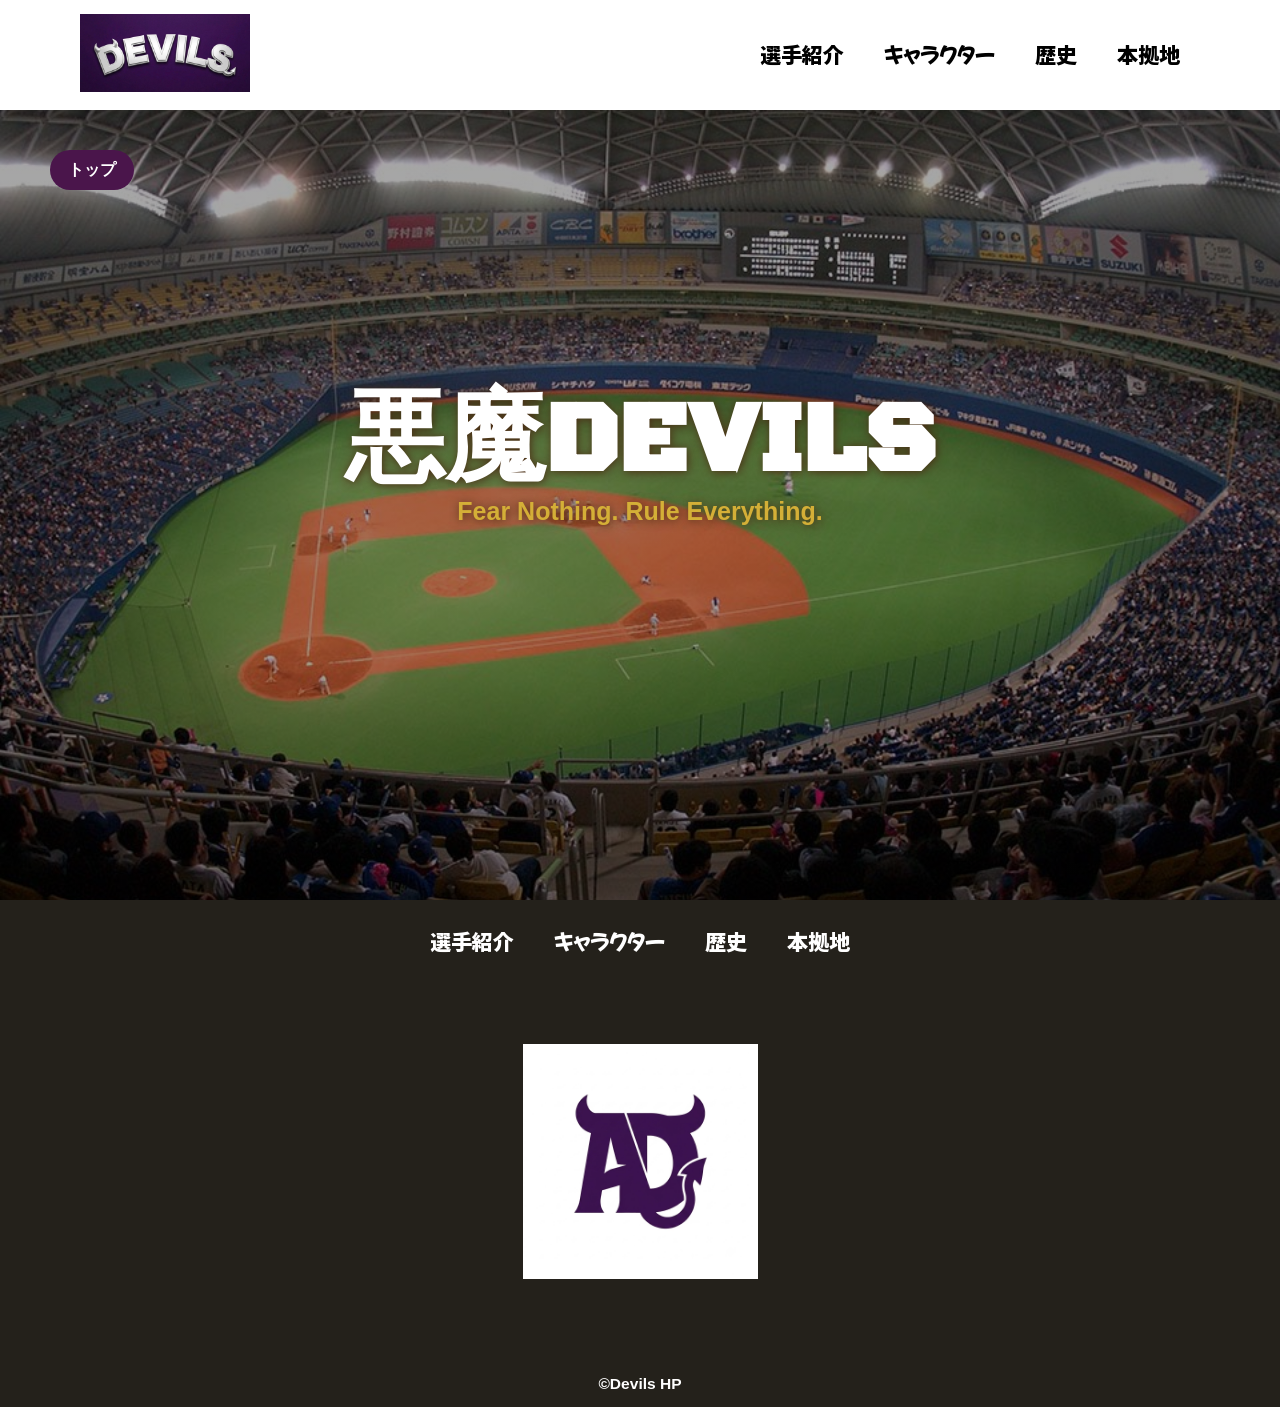
<file: index.html>
<!DOCTYPE html>
<html>
    <head>
        <meta charset="UTF-8">
        <title>デビルズの公式HP</title>
        <meta name="description" content="デビルズ公式HP">
        <meta name="viewport" content="width=device-width">
        <script src="https://ajax.googleapis.com/ajax/libs/jquery/1.11.0/jquery.min.js"></script>
        <script src="js/toggle-menu.js"></script>

    <!-- CSS -->
    <link href="css/common.css" rel="stylesheet">
    <link href="css/index.css" rel="stylesheet">

    <!-- Google Fonts -->
    <link rel="preconnect" href="https://fonts.googleapis.com">
    <link rel="preconnect" href="https://fonts.gstatic.com" crossorigin>
    <link href="https://fonts.googleapis.com/css2?family=Cherry+Bomb+One&family=Black+Ops+One&display=swap" rel="stylesheet">
    <link href="https://fonts.googleapis.com/css2?family=Mochiy+Pop+P+One&display=swap" rel="stylesheet">
    </head>
    <body>
        <header class="header">
            <div class="header-inner">
                <a class="header-logo" href="index.html">
                    <img src="images/common/logo.jpg" alt="ロゴ">
                </a>
                <button class="toggle-menu-button"></button>
                <div class="header-site-menu">
                    <nav class="site-menu">
                        <ul>
                            <li><a href="members.html">選手紹介</a></li>
                            <li><a href="character.html">キャラクター</a></li>
                            <li><a href="record.html">歴史</a></li>
                            <li><a href="access.html">本拠地</a></li>
                        </ul>
                    </nav>
                </div>
            </div>
        </header>
         <nav class="floating">
              <ul>
                <li><a href="#">トップ</a></li>
              </ul>
         </nav>
        <main class="main">
            <div class="first-view">
                <div class="first-view-text">
                    <h1>悪魔DEVILS</h1>
                    <p>Fear Nothing. Rule Everything.</p>

                </div>
            </div>
        </main>
        <footer class="footer">
            <nav class="site-menu">
                <ul>
                    <li><a href="members.html">選手紹介</a></li>
                    <li><a href="character.html">キャラクター</a></li>
                    <li><a href="record.html">歴史</a></li>
                    <li><a href="access.html">本拠地</a></li>
                </ul>
            </nav>
            <a class="footer-logo" href="index.html">
                <img src="images/common/pic.jpg" alt="ロゴ">
            </a>
            <p class="copyright"><small>&copy;Devils HP</small></p>
        </footer>
    </body>
</html>
</file>
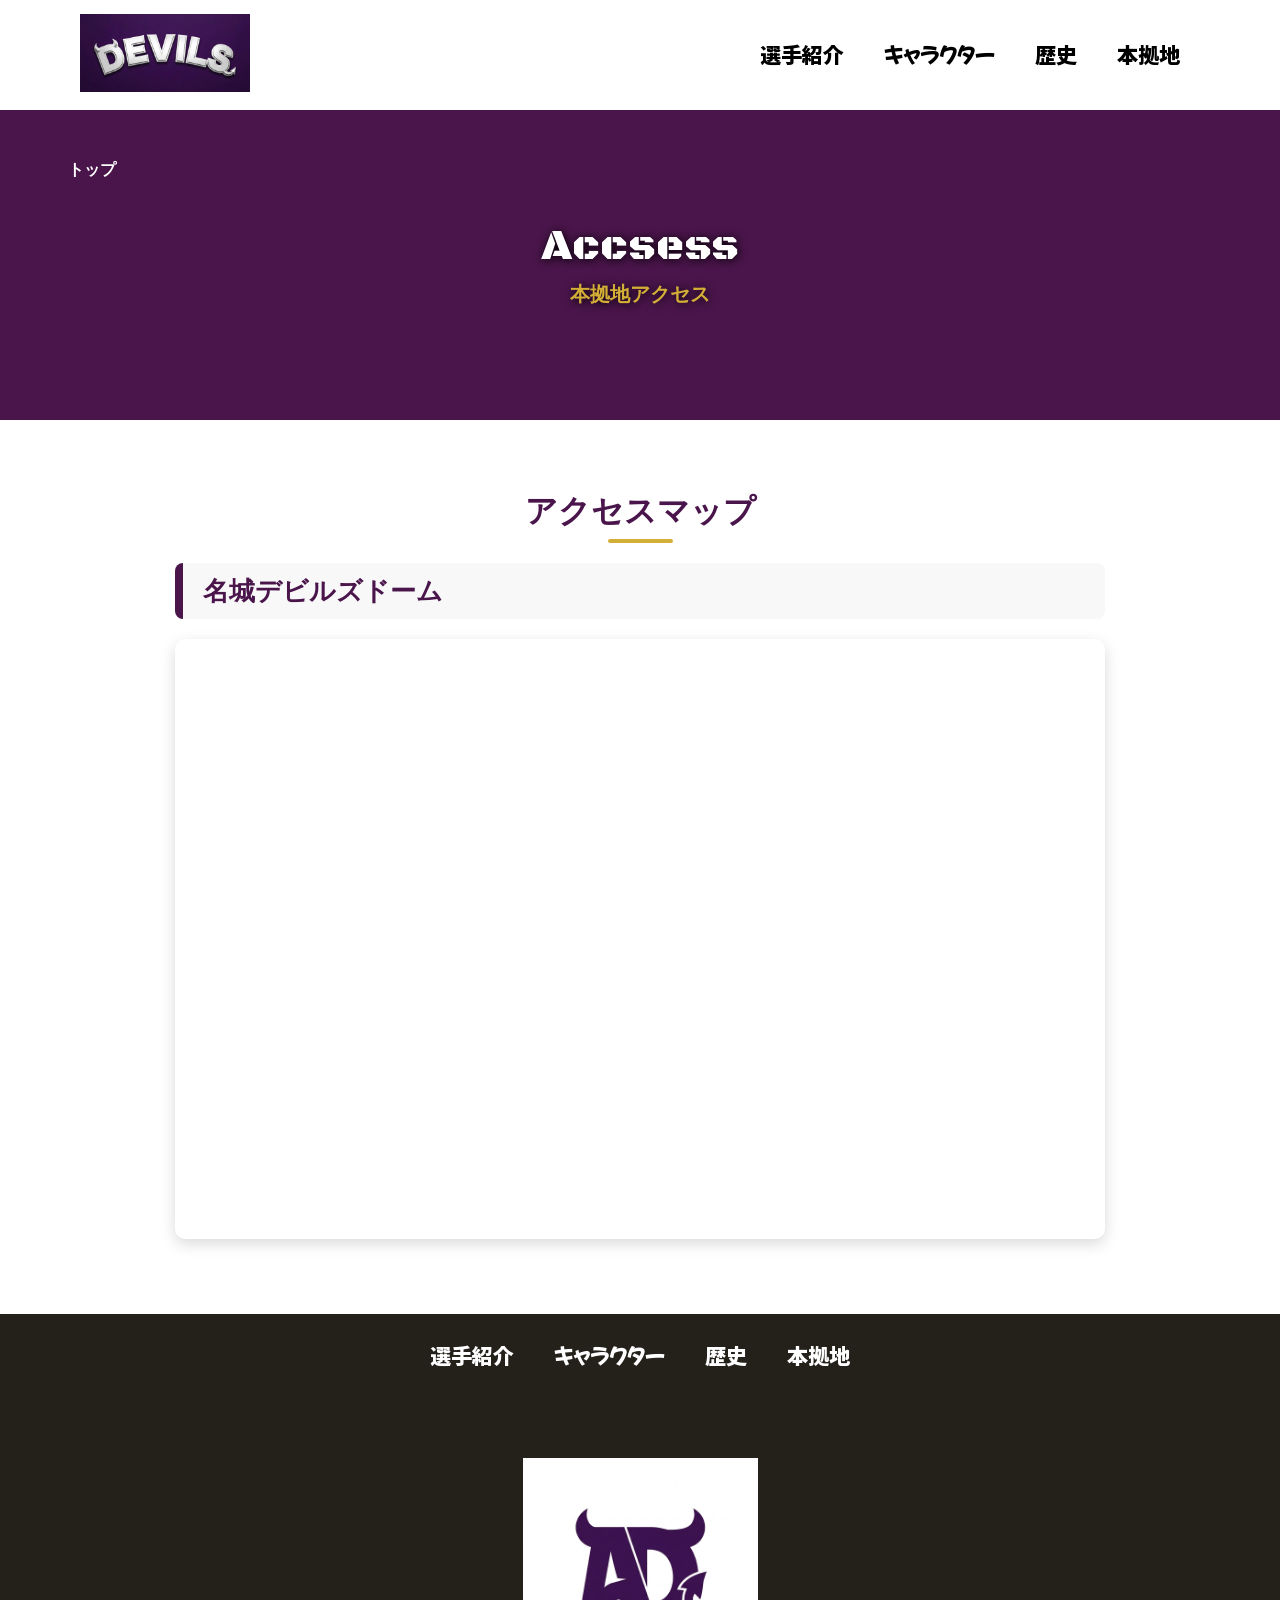
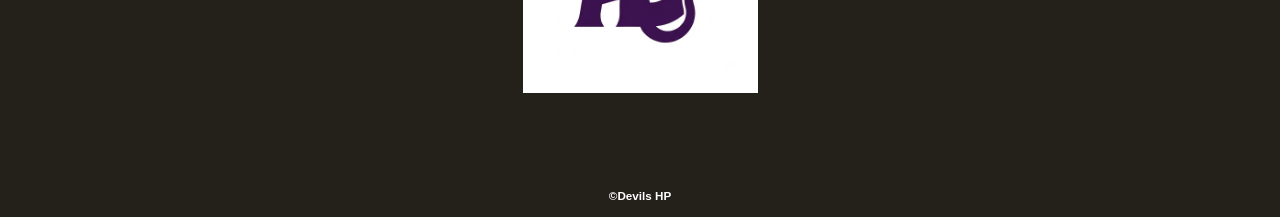
<file: access.html>
<!DOCTYPE html>
<html>
    <head>
        <meta charset="UTF-8">
        <title>本拠地</title>
        <meta name="description" content="アクセスマップ">
        <meta name="viewport" content="width=device-width">
        <script src="https://ajax.googleapis.com/ajax/libs/jquery/1.11.0/jquery.min.js"></script>
        <script src="js/toggle-menu.js"></script>
        <link href="css/common.css" rel="stylesheet">
        <link href="css/access.css" rel="stylesheet">

        <link rel="preconnect" href="https://fonts.googleapis.com">
        <link rel="preconnect" href="https://fonts.gstatic.com" crossorigin>
        <link href="https://fonts.googleapis.com/css2?family=Black+Ops+One&family=Kaisei+Decol&display=swap" rel="stylesheet">
        <link href="https://fonts.googleapis.com/css2?family=Mochiy+Pop+P+One&display=swap" rel="stylesheet">
    </head>
    <body>
        <header class="header">
            <div class="header-inner">
                <a class="header-logo" href="index.html">
                    <img src="images/common/logo.jpg" alt="ロゴ">
                </a>
                <button class="toggle-menu-button"></button>
                <div class="header-site-menu">
                    <nav class="site-menu">
                        <ul>
                            <li><a href="members.html">選手紹介</a></li>
                            <li><a href="character.html">キャラクター</a></li>
                            <li><a href="record.html">歴史</a></li>
                            <li><a href="access.html">本拠地</a></li>
                        </ul>
                    </nav>
                </div>
            </div>
        </header>
        <nav class="floating">
            <ul>
                <li><a href="index.html">トップ</a></li>
            </ul>
        </nav>
        <main class="main">
                    <div class="title">
            <h1>Accsess</h1>
            <p>本拠地アクセス</p>
        </div>
           <div class="map">
    <h2>アクセスマップ</h2>

    <div class="stadium-name">
        <h3>名城デビルズドーム</h3>
    </div>

                <iframe src="https://www.google.com/maps/embed?pb=!1m18!1m12!1m3!1d815.7159193253699!2d136.97824079764646!3d35.13507532145006!2m3!1f0!2f0!3f0!3m2!1i1024!2i768!4f13.1!3m3!1m2!1s0x60037b005fe57663%3A0xd2ec4f76245616ca!2z44OV44Kh44Of44Oq44O844Oe44O844OI5ZCN5Z-O5aSn5a2m5aSp55m956CU56m25a6f6aiT5qOfM-W6lw!5e0!3m2!1sja!2sjp!4v1782109118062!5m2!1sja!2sjp" style="border:0;" allowfullscreen="" loading="lazy" referrerpolicy="no-referrer-when-downgrade"></iframe></div>
        </main>
        <footer class="footer">
            <nav class="site-menu">
                <ul>
                    <li><a href="members.html">選手紹介</a></li>
                    <li><a href="character.html">キャラクター</a></li>
                    <li><a href="record.html">歴史</a></li>
                    <li><a href="access.html">本拠地</a></li>
                </ul>
            </nav>
            <a class="footer-logo" href="index.html">
                <img src="images/common/pic.jpg" alt="ロゴ">
            </a>
            <p class="copyright"><small>&copy;Devils HP</small></p>
        </footer>
    </body>
</html>
</file>
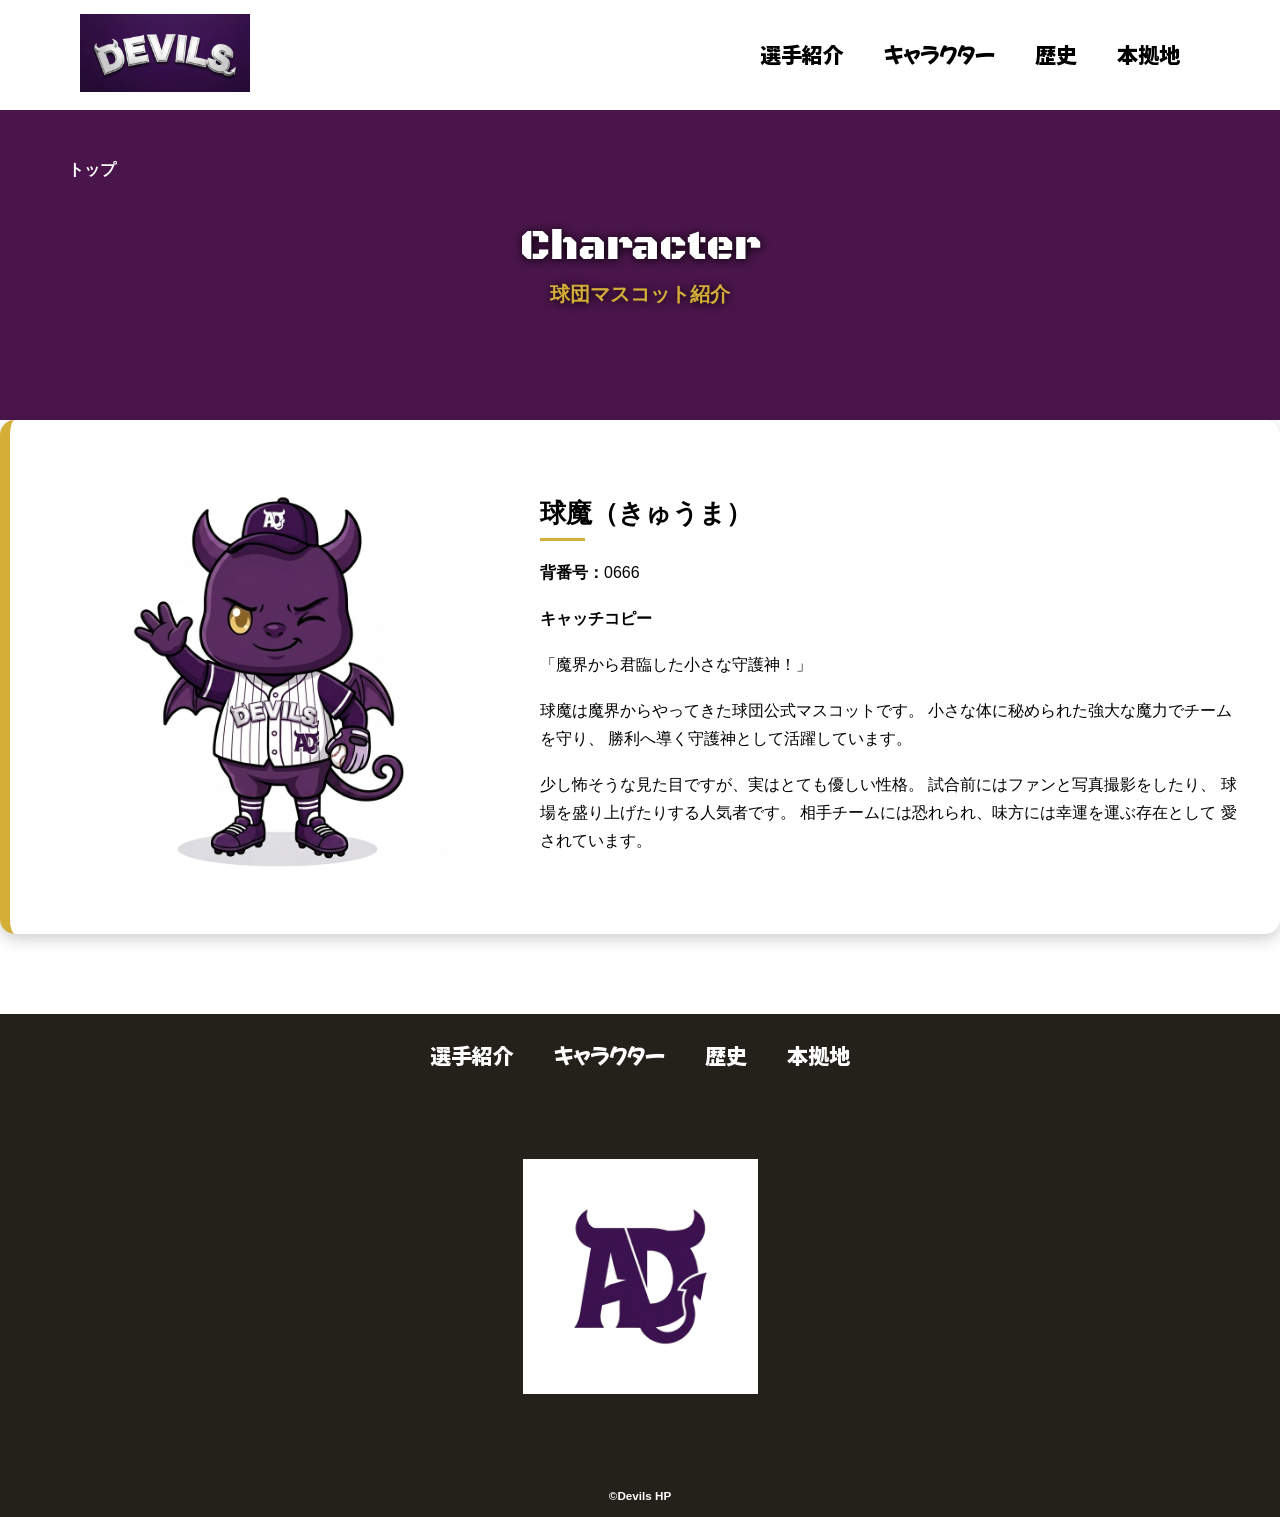
<file: character.html>
<!DOCTYPE html>
<html>
<head>
    <meta charset="UTF-8">
    <title>球団マスコット</title>
    <meta name="description" content="球団マスコット">
    <meta name="viewport" content="width=device-width">
    <script src="https://ajax.googleapis.com/ajax/libs/jquery/1.11.0/jquery.min.js"></script>
    <script src="js/toggle-menu.js"></script>
    <link href="css/common.css" rel="stylesheet">
    <link href="css/character.css" rel="stylesheet">
    <link rel="preconnect" href="https://fonts.googleapis.com">
    <link rel="preconnect" href="https://fonts.gstatic.com" crossorigin>
    <link href="https://fonts.googleapis.com/css2?family=Black+Ops+One&family=RocknRoll+One&display=swap" rel="stylesheet">
    <link href="https://fonts.googleapis.com/css2?family=Mochiy+Pop+P+One&display=swap" rel="stylesheet">
</head>

<body id="top">

    <header class="header">
        <div class="header-inner">
            <a class="header-logo" href="index.html">
                <img src="images/common/logo.jpg" alt="ロゴ">
            </a>

            <button class="toggle-menu-button"></button>

            <div class="header-site-menu">
                <nav class="site-menu">
                    <ul>
                        <li><a href="members.html">選手紹介</a></li>
                        <li><a href="character.html">キャラクター</a></li>
                        <li><a href="record.html">歴史</a></li>
                        <li><a href="access.html">本拠地</a></li>
                    </ul>
                </nav>
            </div>
        </div>
    </header>
    <nav class="floating">
        <ul>
            <li><a href="index.html">トップ</a></li>
        </ul>
    </nav>
    <main class="main">

        <div class="title">
            <h1>Character</h1>
            <p>球団マスコット紹介</p>
        </div>

        <div class="feature">

            <div class="feature-image">
                <img src="images/kyuuma.jpg" alt="球魔">
            </div>

            <div class="feature-text">
                <h2>球魔（きゅうま）</h2>

                <p><strong>背番号：</strong>0666</p>

                <p><strong>キャッチコピー</strong></p>

                <p>
                    「魔界から君臨した小さな守護神！」
                </p>

                <p>
                    球魔は魔界からやってきた球団公式マスコットです。
                    小さな体に秘められた強大な魔力でチームを守り、
                    勝利へ導く守護神として活躍しています。
                </p>

                <p>
                    少し怖そうな見た目ですが、実はとても優しい性格。
                    試合前にはファンと写真撮影をしたり、
                    球場を盛り上げたりする人気者です。
                    相手チームには恐れられ、味方には幸運を運ぶ存在として
                    愛されています。
                </p>

            </div>

        </div>

    </main>

    <footer class="footer">
        <nav class="site-menu">
            <ul>
                <li><a href="members.html">選手紹介</a></li>
                <li><a href="character.html">キャラクター</a></li>
                <li><a href="record.html">歴史</a></li>
                <li><a href="access.html">本拠地</a></li>
            </ul>
        </nav>

        <a class="footer-logo" href="index.html">
            <img src="images/common/pic.jpg" alt="ロゴ">
        </a>

        <p class="copyright">
            <small>&copy;Devils HP</small>
        </p>
    </footer>

</body>
</html>
</file>
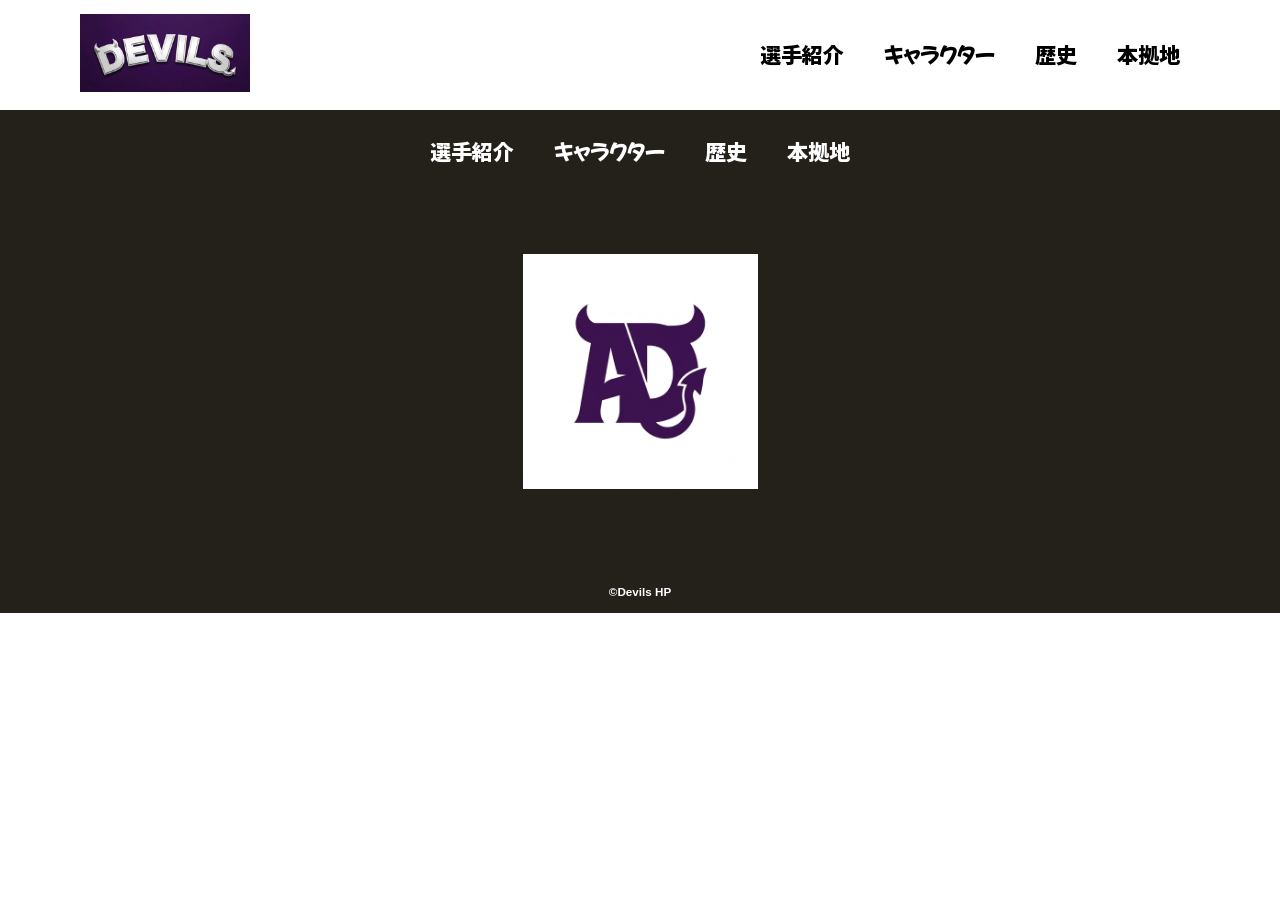
<file: common.html>
<!DOCTYPE html>
<html>
    <head>
        <meta charset="UTF-8">
        <title>デビルズ公式HP</title>
        <meta name="description" content="ページの概要">
        <meta name="viewport" content="width=device-width">
        <script src="js/toggle-menu.js"></script>
        <link href="css/common.css" rel="stylesheet">
        <link rel="preconnect" href="https://fonts.googleapis.com">
        <link rel="preconnect" href="https://fonts.gstatic.com" crossorigin>
        <link href="https://fonts.googleapis.com/css2?family=Black+Ops+One&family=RocknRoll+One&display=swap" rel="stylesheet">
        <link href="https://fonts.googleapis.com/css2?family=Mochiy+Pop+P+One&display=swap" rel="stylesheet">
    </head>
    <body>
        <!--header ここから-->
        <header class="header">
            <div class="header-inner">
                <a class="header-logo" href="index.html">
                    <img src="images/common/logo.jpg">
                </a>
                <button class="toggle-menu-button"></button>
                <div class="header-site-menu">
                    <nav class="site-menu">
                        <ul>
                            <li><a href="members.html">選手紹介</a></li>
                            <li><a href="character.html">キャラクター</a></li>
                            <li><a href="record.html">歴史</a></li>
                            <li><a href="access.html">本拠地</a></li>
                        </ul>
                    </nav>
                </div>
            </div>
        </header>
        <!--header ここまで-->
        <!--main ここから-->
        <main class="main"></main>
        <!--main ここまで-->
        <!--footer ここから-->
        <footer class="footer">
            <nav class="site-menu">
                        <ul>
                            <li><a href="members.html">選手紹介</a></li>
                            <li><a href="character.html">キャラクター</a></li>
                            <li><a href="record.html">歴史</a></li>
                            <li><a href="access.html">本拠地</a></li>
                        </ul>
                    </nav>
                    <a class="footer-logo" href="index.html">
                        <img src="images/common/pic.jpg" alt="ロゴ">
                    </a>
                    <p class="copyright"><small>&copy;Devils HP</small></p>
        </footer>
        <!--footer ここまで-->
    </body>
</html>
</file>
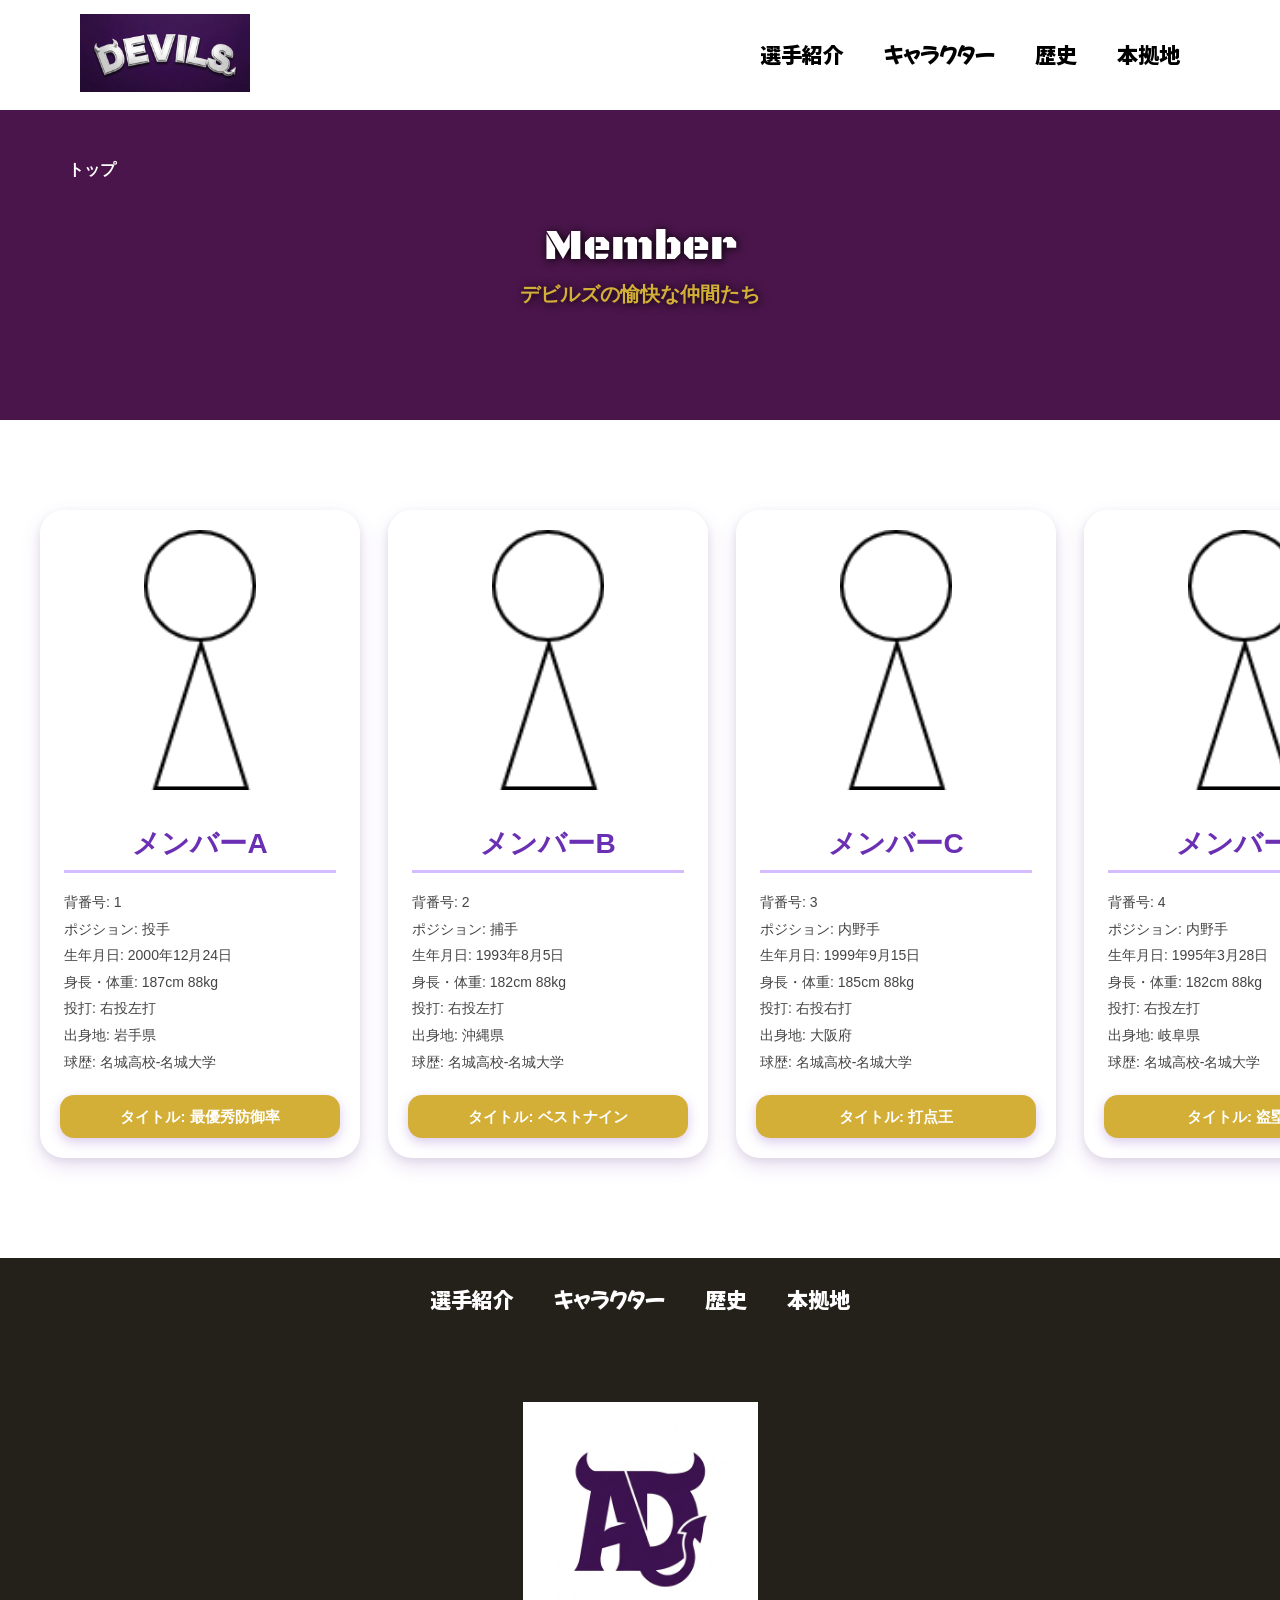
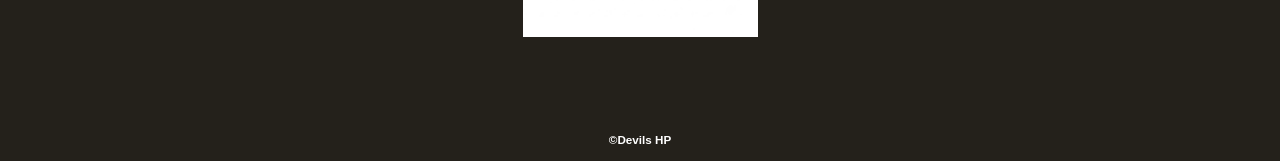
<file: members.html>
<!DOCTYPE html>
<html>
    <head>
        <meta charset="UTF-8">
        <title>メンバー</title>
        <meta name="description" content="メンバー">
        <meta name="viewport" content="width=device-width">
        <script src="https://ajax.googleapis.com/ajax/libs/jquery/1.11.0/jquery.min.js"></script>
        <script src="js/toggle-menu.js"></script>
        <link href="css/common.css" rel="stylesheet">
        <link href="css/members.css" rel="stylesheet">
        <link rel="preconnect" href="https://fonts.googleapis.com">
        <link rel="preconnect" href="https://fonts.gstatic.com" crossorigin>
        <link href="https://fonts.googleapis.com/css2?family=Black+Ops+One&family=RocknRoll+One&display=swap" rel="stylesheet">
        <link href="https://fonts.googleapis.com/css2?family=Mochiy+Pop+P+One&display=swap" rel="stylesheet">
    </head>
    <body>
        <header class="header">
            <div class="header-inner">
                <a class="header-logo" href="index.html">
                    <img src="images/common/logo.jpg" alt="ロゴ">
                </a>
                <button class="toggle-menu-button"></button>
                <div class="header-site-menu">
                    <nav class="site-menu">
                        <ul>
                            <li><a href="members.html">選手紹介</a></li>
                            <li><a href="character.html">キャラクター</a></li>
                            <li><a href="record.html">歴史</a></li>
                            <li><a href="access.html">本拠地</a></li>
                        </ul>
                    </nav>
                </div>
            </div>
        </header>
        <nav class="floating">
            <ul>
                <li><a href="index.html">トップ</a></li>
            </ul>
        </nav>
        <main class="main">
        <div class="title">
            <h1>Member</h1>
            <p>デビルズの愉快な仲間たち</p>
        </div>

            <div class="members">
                <ul class="member-list">
                    <li>
                        <img src="images/members/member_C.png" alt="メンバーA">
                        <dl>
                            <dt>メンバーA</dt>
                            <dd>
                                背番号: 1<br>
                                ポジション: 投手<br>
                                生年月日: 2000年12月24日<br>
                                身長・体重: 187cm 88kg<br>
                                投打: 右投左打<br>
                                出身地: 岩手県<br>
                                球歴: 名城高校-名城大学
                            </dd>
                        </dl>
                        <p class="speciality">タイトル: 最優秀防御率</p>
                    </li>
                    <li>
                        <img src="images/members/member_C.png" alt="メンバーB">
                        <dl>
                            <dt>メンバーB</dt>
                            <dd>
                                背番号: 2<br>
                                ポジション: 捕手<br>
                                生年月日: 1993年8月5日<br>
                                身長・体重: 182cm 88kg<br>
                                投打: 右投左打<br>
                                出身地: 沖縄県<br>
                                球歴: 名城高校-名城大学
                            </dd>
                        </dl>
                        <p class="speciality">タイトル: ベストナイン</p>
                    </li>
                    <li>
                        <img src="images/members/member_C.png" alt="メンバーC">
                        <dl>
                            <dt>メンバーC</dt>
                            <dd>
                                背番号: 3<br>
                                ポジション: 内野手<br>
                                生年月日: 1999年9月15日<br>
                                身長・体重: 185cm 88kg<br>
                                投打: 右投右打<br>
                                出身地: 大阪府<br>
                                球歴: 名城高校-名城大学
                            </dd>
                        </dl>
                        <p class="speciality">タイトル: 打点王</p>
                    </li>
                    <li>
                        <img src="images/members/member_C.png" alt="メンバーD">
                        <dl>
                            <dt>メンバーD</dt>
                            <dd>
                                背番号: 4<br>
                                ポジション: 内野手<br>
                                生年月日: 1995年3月28日<br>
                                身長・体重: 182cm 88kg<br>
                                投打: 右投左打<br>
                                出身地: 岐阜県<br>
                                球歴: 名城高校-名城大学
                            </dd>
                        </dl>
                        <p class="speciality">タイトル: 盗塁王</p>
                    </li>
                    <li>
                        <img src="images/members/member_C.png" alt="メンバーE">
                        <dl>
                            <dt>メンバーE</dt>
                            <dd>
                                背番号: 5<br>
                                ポジション: 内野手<br>
                                生年月日: 2001年8月18日<br>
                                身長・体重: 176cm 78kg<br>
                                投打: 右投左打<br>
                                出身地: 大分県<br>
                                球歴: 名城高校-名城大学
                            </dd>
                        </dl>
                        <p class="speciality">タイトル: 首位打者</p>
                    </li>
                    <li>
                        <img src="images/members/member_C.png" alt="メンバーF">
                        <dl>
                            <dt>メンバーF</dt>
                            <dd>
                                背番号: 6<br>
                                ポジション: 内野手<br>
                                生年月日: 1988年12月14日<br>
                                身長・体重: 186cm 88kg<br>
                                投打: 右投右打<br>
                                出身地: 兵庫県<br>
                                球歴: 名城高校-名城大学
                            </dd>
                        </dl>
                        <p class="speciality">タイトル: 最多安打</p>
                    </li>
                    <li>
                        <img src="images/members/member_C.png" alt="メンバーG">
                        <dl>
                            <dt>メンバーG</dt>
                            <dd>
                                背番号: 7<br>
                                ポジション: 外野手<br>
                                生年月日: 2004年11月11日<br>
                                身長・体重: 178cm 89kg<br>
                                投打: 右投左打<br>
                                出身地: 愛知県<br>
                                球歴: 名城高校-名城大学
                            </dd>
                        </dl>
                        <p class="speciality">タイトル: 最多安打</p>
                    </li>
                    <li>
                        <img src="images/members/member_C.png" alt="メンバーH">
                        <dl>
                            <dt>メンバーH</dt>
                            <dd>
                                背番号: 8<br>
                                ポジション: 外野手<br>
                                生年月日: 1993年8月3日<br>
                                身長・体重: 183cm 83kg<br>
                                投打: 左投左打<br>
                                出身地: 東京都<br>
                                球歴: 名城高校-名城大学
                            </dd>
                        </dl>
                        <p class="speciality">タイトル: ゴールデングラブ賞</p>
                    </li>
                    <li>
                        <img src="images/members/member_C.png" alt="メンバーI">
                        <dl>
                            <dt>メンバーI</dt>
                            <dd>
                                背番号: 9<br>
                                ポジション: 外野手<br>
                                生年月日: 1999年4月26日<br>
                                身長・体重: 180cm 85kg<br>
                                投打: 右投右打<br>
                                出身地: 広島県<br>
                                球歴: 名城高校-名城大学
                            </dd>
                        </dl>
                        <p class="speciality">タイトル: 本塁打王</p>
                    </li>
                </ul>
            </div>
        </main>
        <footer class="footer">
            <nav class="site-menu">
                <ul>
                    <li><a href="members.html">選手紹介</a></li>
                    <li><a href="character.html">キャラクター</a></li>
                    <li><a href="record.html">歴史</a></li>
                    <li><a href="access.html">本拠地</a></li>
                </ul>
            </nav>
            <a class="footer-logo" href="index.html">
                <img src="images/common/pic.jpg" alt="ロゴ">
            </a>
            <p class="copyright"><small>&copy;Devils HP</small></p>
        </footer>
    </body>
</html>
</file>
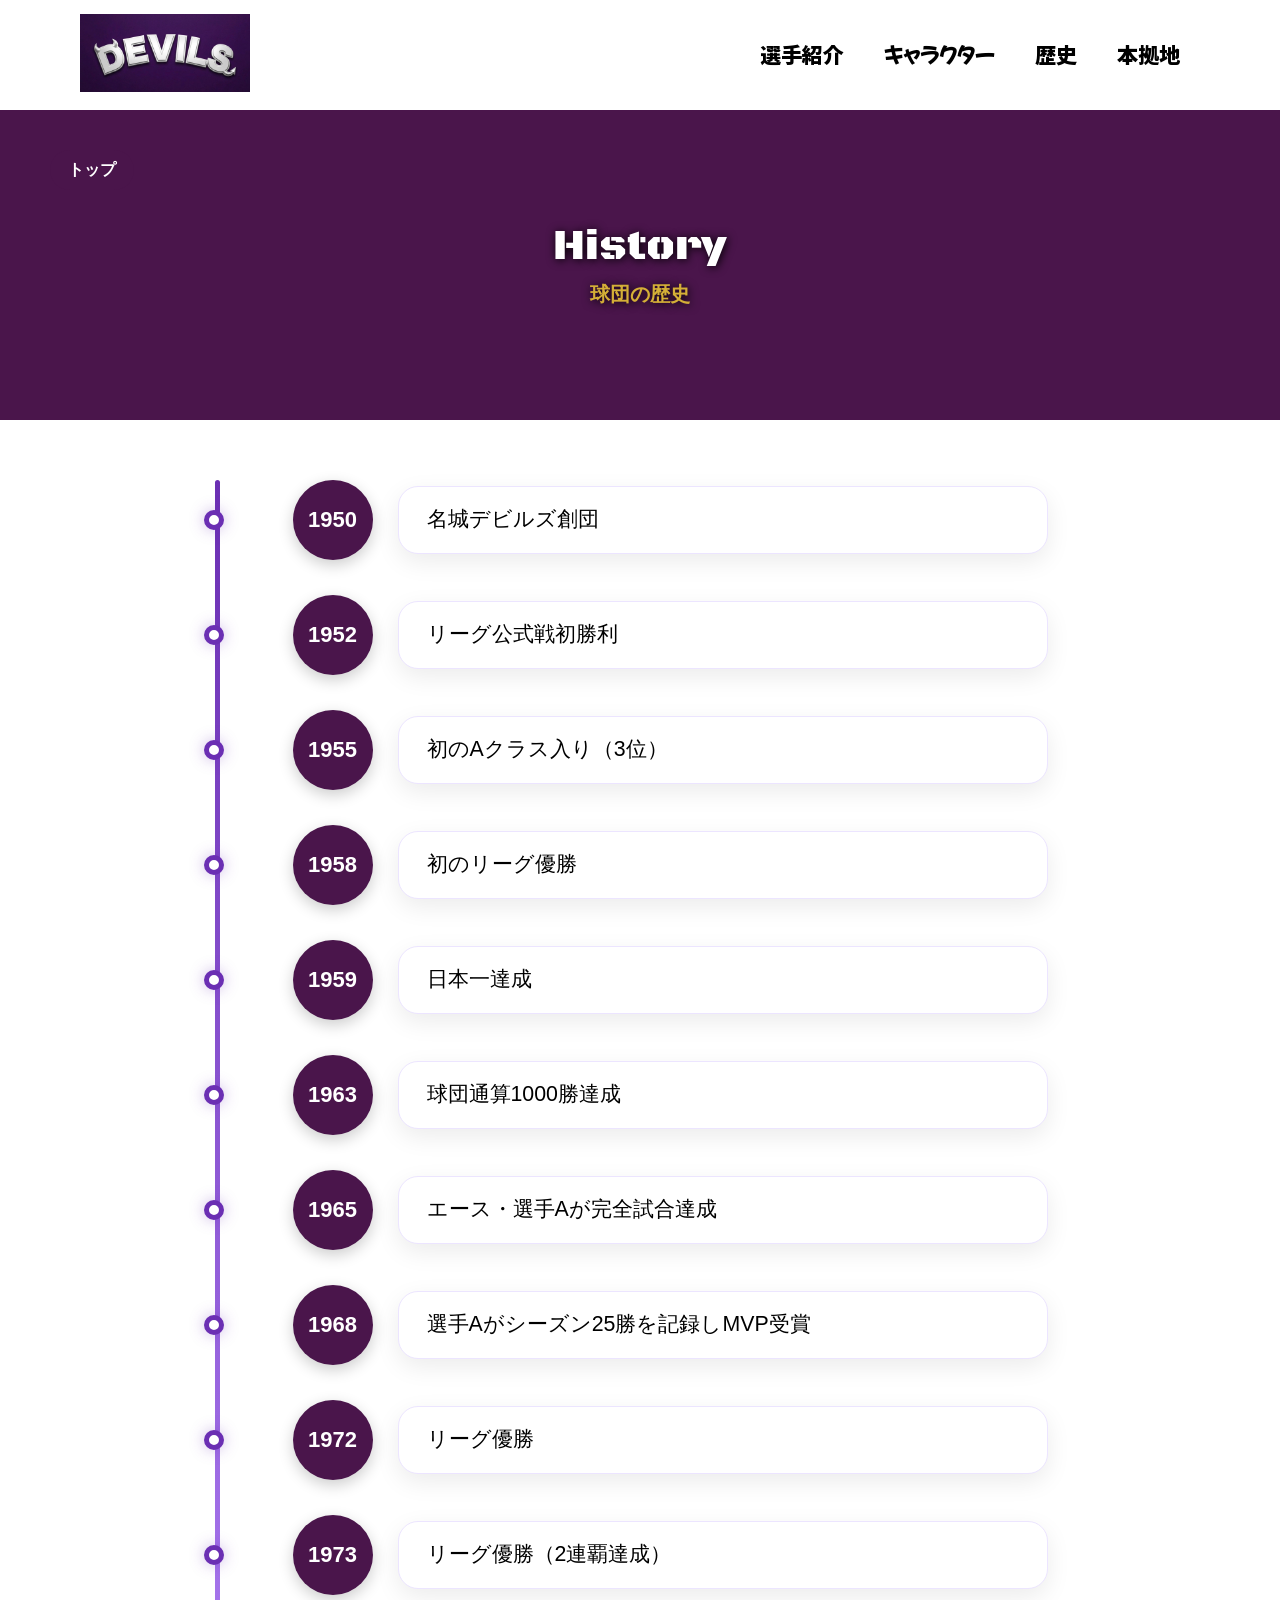
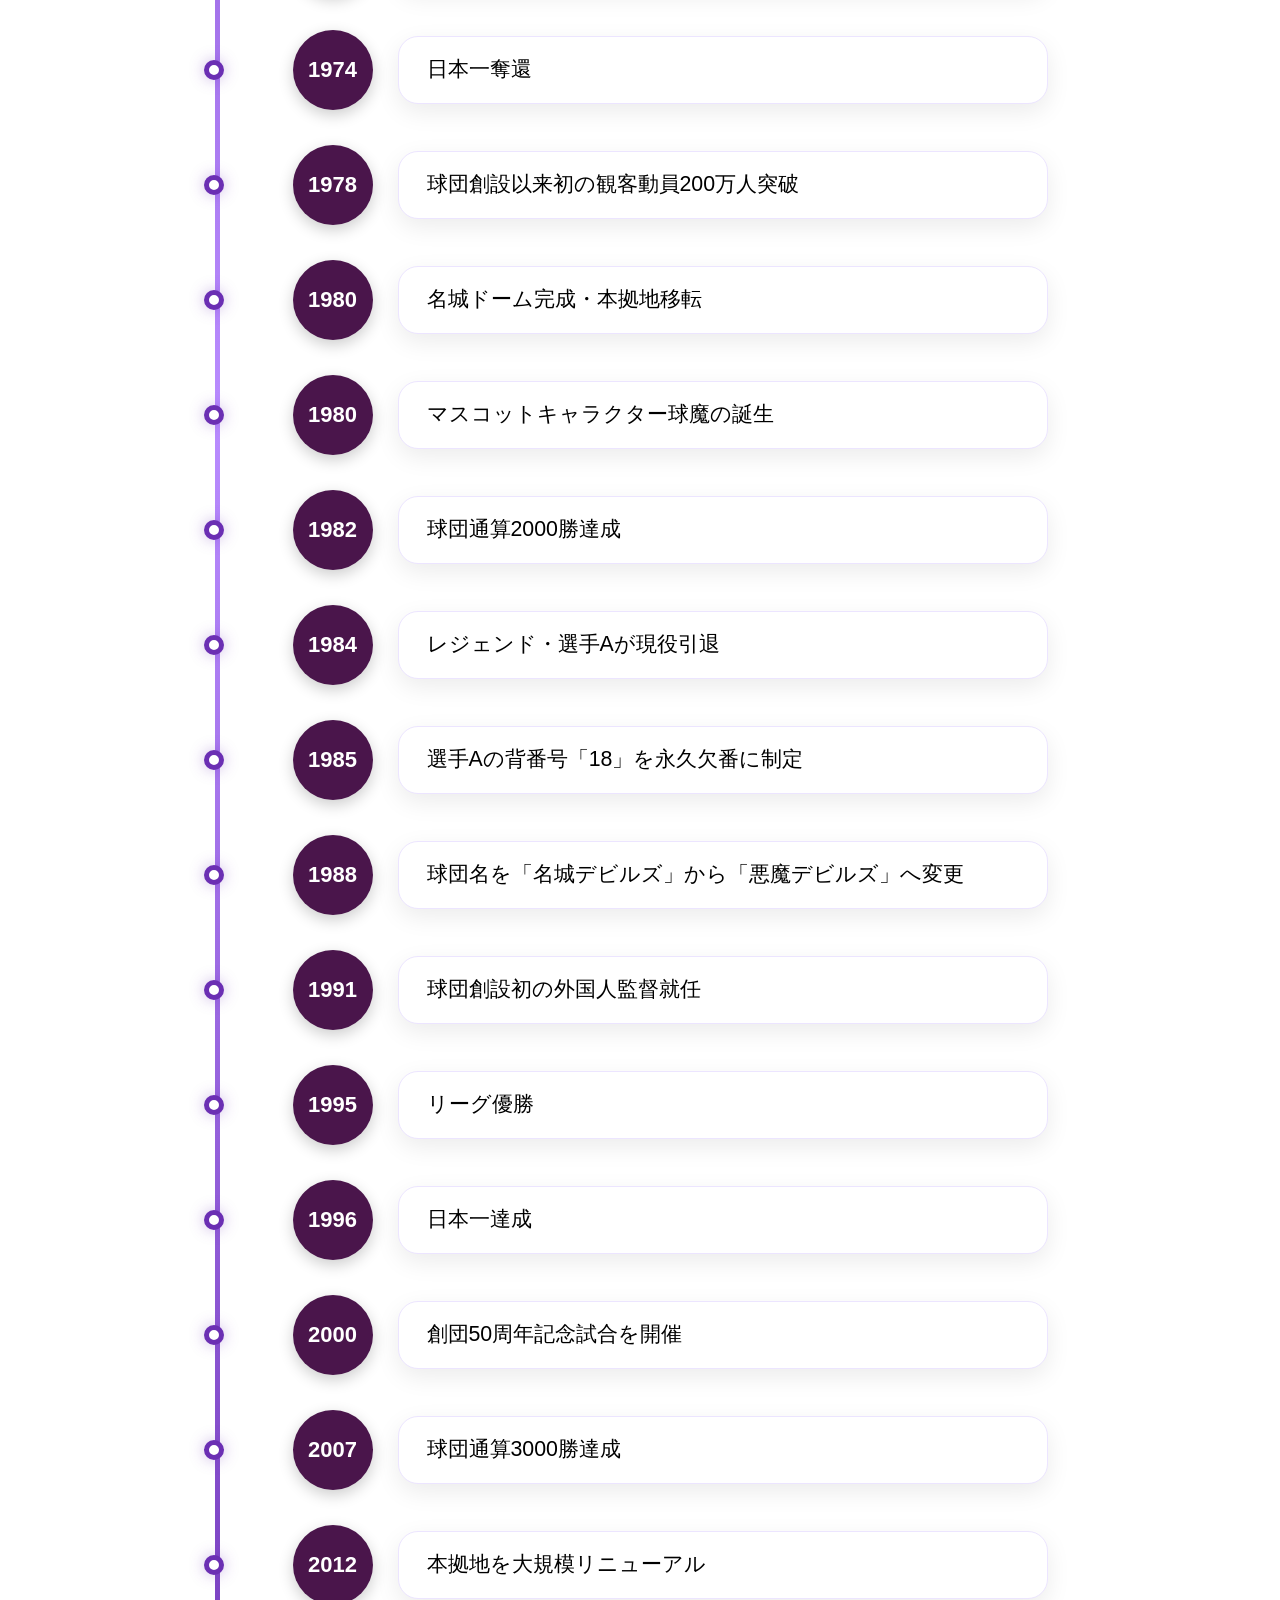
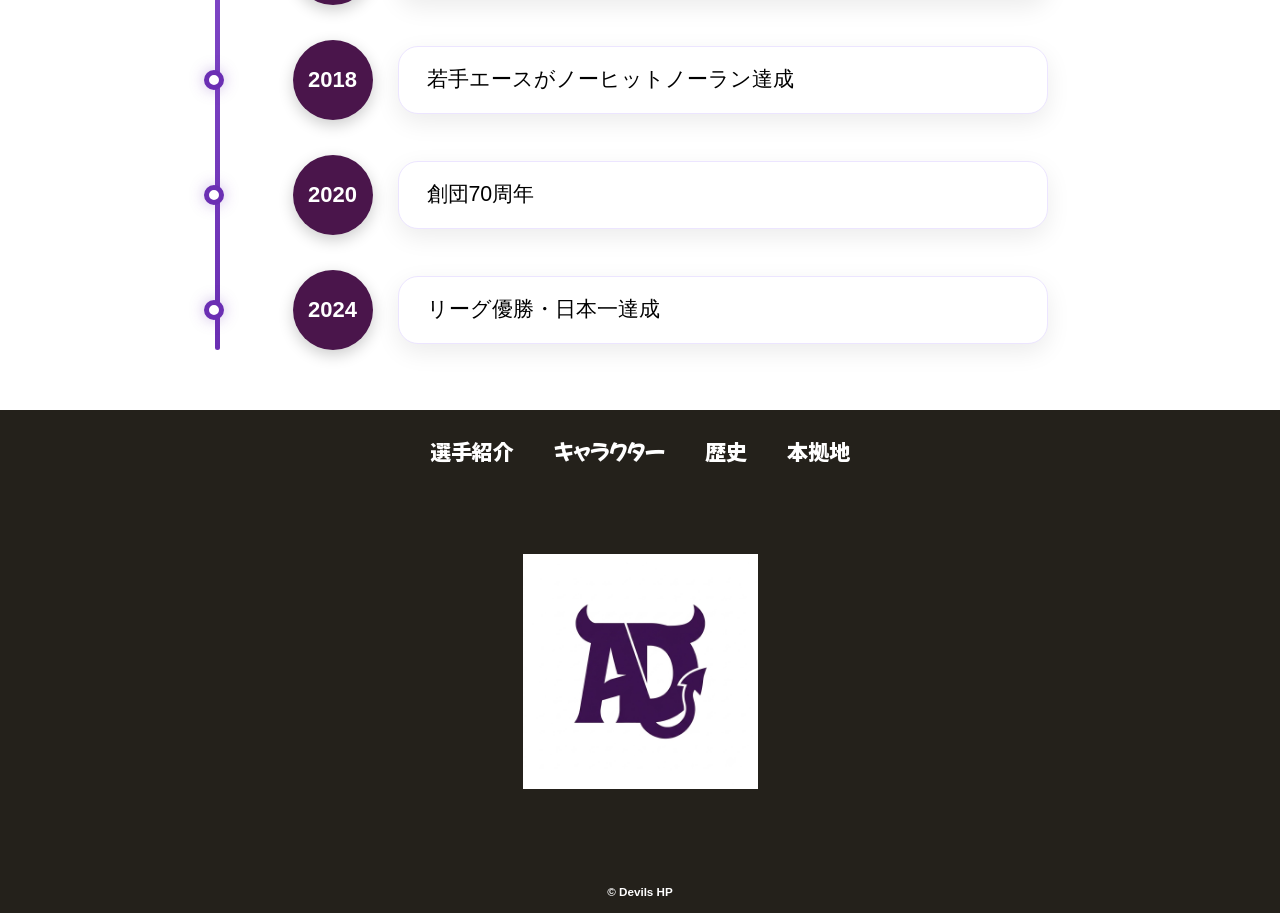
<file: record.html>
<!DOCTYPE html>
<html lang="ja">
<head>
    <meta charset="UTF-8">
    <title>歴史</title>
    <meta name="viewport" content="width=device-width">
    <link href="css/common.css" rel="stylesheet">
    <link href="css/record.css" rel="stylesheet">
    <link rel="preconnect" href="https://fonts.googleapis.com">
    <link rel="preconnect" href="https://fonts.gstatic.com" crossorigin>
    <script src="js/toggle-menu.js"></script>
    <link href="https://fonts.googleapis.com/css2?family=Black+Ops+One&family=RocknRoll+One&display=swap" rel="stylesheet">
    <link href="https://fonts.googleapis.com/css2?family=Mochiy+Pop+P+One&display=swap" rel="stylesheet">
</head>

<body>

<header class="header">
    <div class="header-inner">
        <a class="header-logo" href="index.html">
            <img src="images/common/logo.jpg" alt="ロゴ">
        </a>

        <button class="toggle-menu-button"></button>

        <div class="header-site-menu">
            <nav class="site-menu">
                <ul>
                    <li><a href="members.html">選手紹介</a></li>
                    <li><a href="character.html">キャラクター</a></li>
                    <li><a href="record.html">歴史</a></li>
                    <li><a href="access.html">本拠地</a></li>
                </ul>
            </nav>
        </div>
    </div>
</header>
<nav class="floating">
    <ul>
        <li><a href="index.html">トップ</a></li>
    </ul>
</nav>
<main>
        <div class="title">
            <h1>History</h1>
            <p>球団の歴史</p>
        </div>
    
<section class="history">
<div class="timeline">
<div class="event">
    <div class="year">1950</div>
    <div class="content">名城デビルズ創団</div>
</div>

<div class="event">
    <div class="year">1952</div>
    <div class="content">リーグ公式戦初勝利</div>
</div>

<div class="event">
    <div class="year">1955</div>
    <div class="content">初のAクラス入り（3位）</div>
</div>

<div class="event">
    <div class="year">1958</div>
    <div class="content">初のリーグ優勝</div>
</div>

<div class="event">
    <div class="year">1959</div>
    <div class="content">日本一達成</div>
</div>

<div class="event">
    <div class="year">1963</div>
    <div class="content">球団通算1000勝達成</div>
</div>

<div class="event">
    <div class="year">1965</div>
    <div class="content">エース・選手Aが完全試合達成</div>
</div>

<div class="event">
    <div class="year">1968</div>
    <div class="content">選手Aがシーズン25勝を記録しMVP受賞</div>
</div>

<div class="event">
    <div class="year">1972</div>
    <div class="content">リーグ優勝</div>
</div>

<div class="event">
    <div class="year">1973</div>
    <div class="content">リーグ優勝（2連覇達成）</div>
</div>

<div class="event">
    <div class="year">1974</div>
    <div class="content">日本一奪還</div>
</div>

<div class="event">
    <div class="year">1978</div>
    <div class="content">球団創設以来初の観客動員200万人突破</div>
</div>

<div class="event">
    <div class="year">1980</div>
    <div class="content">名城ドーム完成・本拠地移転</div>
</div>

<div class="event">
    <div class="year">1980</div>
    <div class="content">マスコットキャラクター球魔の誕生</div>
</div>

<div class="event">
    <div class="year">1982</div>
    <div class="content">球団通算2000勝達成</div>
</div>

<div class="event">
    <div class="year">1984</div>
    <div class="content">レジェンド・選手Aが現役引退</div>
</div>

<div class="event">
    <div class="year">1985</div>
    <div class="content">選手Aの背番号「18」を永久欠番に制定</div>
</div>

<div class="event">
    <div class="year">1988</div>
    <div class="content">球団名を「名城デビルズ」から「悪魔デビルズ」へ変更</div>
</div>

<div class="event">
    <div class="year">1991</div>
    <div class="content">球団創設初の外国人監督就任</div>
</div>

<div class="event">
    <div class="year">1995</div>
    <div class="content">リーグ優勝</div>
</div>

<div class="event">
    <div class="year">1996</div>
    <div class="content">日本一達成</div>
</div>

<div class="event">
    <div class="year">2000</div>
    <div class="content">創団50周年記念試合を開催</div>
</div>

<div class="event">
    <div class="year">2007</div>
    <div class="content">球団通算3000勝達成</div>
</div>

<div class="event">
    <div class="year">2012</div>
    <div class="content">本拠地を大規模リニューアル</div>
</div>

<div class="event">
    <div class="year">2018</div>
    <div class="content">若手エースがノーヒットノーラン達成</div>
</div>

<div class="event">
    <div class="year">2020</div>
    <div class="content">創団70周年</div>
</div>

<div class="event">
    <div class="year">2024</div>
    <div class="content">リーグ優勝・日本一達成</div>
</div>
</div>

</main>

<footer class="footer">
    <nav class="site-menu">
        <ul>
            <li><a href="members.html">選手紹介</a></li>
            <li><a href="character.html">キャラクター</a></li>
            <li><a href="record.html">歴史</a></li>
            <li><a href="access.html">本拠地</a></li>
        </ul>
    </nav>

    <a class="footer-logo" href="index.html">
        <img src="images/common/pic.jpg" alt="">
    </a>

    <p class="copyright"><small>&copy; Devils HP</small></p>
</footer>

</body>
</html>
</file>
<file: css/common.css>
@charset "utf-8";

*,
::before,
::after {
    padding: 0;
    margin: 0;
    box-sizing: border-box;
}

ul, ol{
    list-style: none;
}

a {
    color: inherit;
    text-decoration: none;
}

body {
    font-family: sans-serif;
    font-size: 16pt;
    color: #000000;
    line-height: 1;
    background-color: #ffffff;
}

img {
    max-width: 100%;
}

.header-inner{
    max-width: 1200px;
    height: 110px;
    margin-left: auto;
    margin-right: auto;
    padding-left: 40px;
    padding-right: 40px;
    display: flex;
    justify-content: space-between;
    align-items: center;
}

.toggle-menu-button{
    display: none;
}

.header-logo{
    display: block;
    width: 170px;
}

.site-menu ul{
    display: flex;
}

.site-menu ul li {
    margin-left: 20px;
    margin-right: 20px;
}

.footer {
    color: #ffffff;
    background-color: #24211b;
    padding-top: 30px;
    padding-bottom: 15px;
    display: flex;
    flex-direction: column;
    align-items: center;
}

.footer-logo {
    display: block;
    width: 235px;
    margin-top: 90px;
}

.copyright {
    font-size: 14px;
    font-weight: bold;
    margin-top: 90px;
}

nav.floating {
    position: fixed;
    top: 150px;
    left: 50px;
    z-index: 1000;
}

.site-menu a {
    position: relative;
    font-family: "Mochiy Pop P One", sans-serif;
}

.site-menu a::after {
    content: "";
    position: absolute;
    left: 0;
    bottom: -5px;
    width: 0;
    height: 2px;
    background-color: #000000;
    transition: width 0.3s ease;
}

.site-menu a:hover::after {
    width: 100%;
}

@media (max-width: 800px){
    .site-menu ul {
        display: block;
        text-align: center;
    }

    .site-menu li {
        margin-top: 20px;
    }

    .header {
        position: fixed;
        top: 0;
        left: 0;
        right: 0;
        background-color: #ffffff;
        height: 50px;
        z-index: 10;
        box-shadow: 0 3px 6px rgba(0, 0, 0, 0.1);
    }

    .header-inner {
        padding-left: 20px;
        padding-right: 20px;
        height: 100%;
        position: relative;
    }

    .header-site-menu{
        position: absolute;
        top: 100%;
        left: 0;
        right: 0;
        color: #ffffff;
        background-color: #736e62;
        padding-top: 30px;
        padding-bottom: 50px;
        display: none;
    }

    .header-site-menu.is-show {
        display: block;
    }

    .toggle-menu-button {
        display: block;
        width: 44px;
        height: 34px;
        background-image: url(../images/common/icon-menu.png);
        background-size: 50%;
        background-position: center;
        background-repeat: no-repeat;
        background-color: transparent;
        border: none;
        border-radius: 0;
        outline: none;

    }

    .header-logo {
        width: 100px;
    }

    .main {
        padding-top: 50px;
    }

    .footer-logo {
        margin-top: 60px;
    }

    .copyright {
        margin-top: 50px;
    }
}
</file>
<file: css/index.css>
@charset "utf-8";

.first-view {
    height: calc(100vh - 110px);
    background:
        linear-gradient(rgba(0,0,0,0.35), rgba(0,0,0,0.35)), url("../images/index/S__89284615.jpg");
    background-size: cover;
    background-position: center;
    background-repeat: no-repeat;
    
    display: flex;
    align-items: center;
    justify-content: center;
}

.first-view-text {
    width: 100%;
    max-width: 1200px;
    margin-left: auto;
    margin-right: auto;
    padding-bottom: 80px;
    color: #ffffff;
    font-weight: bold;
    text-shadow: 1px 1px 10px #4b2c14;
    text-align: center;
}

.first-view-text h1 {
    font-family: "Black Ops One", system-ui;
    font-size: 100px;
    line-height: 72px;
}

.first-view-text p {
    font-size: 25px;
    margin-top: 20px;
    color:#d4af37;
}

.lead {
    max-width: 1200px;
    margin: 60px auto;
}

*,
::before,
::after {
    padding: 0;
    margin: 0;
    box-sizing: border-box;
}

ul, ol {
    list-style: none;
}

a {
    color: inherit;
    text-decoration: none;
}

body {
    font-family: sans-serif;
    font-size: 16pt;
    color: #000000;
    line-height: 1;
    background-color: #ffffff;
}

img {
    max-width: 100%;
}

.header-inner {
    max-width: 1200px;
    height: 110px;
    margin-left: auto;
    margin-right: auto;
    padding-left: 40px;
    padding-right: 40px;
    display: flex;
    justify-content: space-between;
    align-items: center;
}

.toggle-menu-button {
    display: none;
}

.header-logo {
    display: block;
    width: 170px;
}

.site-menu ul {
    display: flex;
}

.site-menu ul li {
    margin-left: 20px;
    margin-right: 20px;
}


@media (max-width: 800px) {
    .site-menu ul {
        display: block;
        text-align: center;
    }

    .site-menu li {
        margin-top: 20px;
    }

    .header {
        position: fixed;
        top: 0;
        left: 0;
        right: 0;
        background-color: #ffffff;
        height: 50px;
        z-index: 10;
        box-shadow: 0 3px 6px rgba(0, 0, 0, 0.1);
    }

    .header-inner {
        padding-left: 20px;
        padding-right: 20px;
        height: 100%;
        position: relative;
    }

    .header-site-menu {
        position: absolute;
        top: 100%;
        left: 0;
        right: 0;
        color: #ffffff;
        background-color: #736e62;
        padding-top: 30px;
        padding-bottom: 50px;
        display: none;
    }

    .header-site-menu.is-show {
        display: block;
    }

    .header-logo {
        width: 100px;
    }

    .main {
        padding-top: 50px;;
    }

    .footer-logo {
        margin-top: 60px;
    }

    .copyright {
        margin-top: 50px;
    }

    .toggle-menu-button {
        display: block;
        width: 44px;
        height: 34px;
        background-image: url(../images/common/icon-menu.png);
        background-size: 50%;
        background-position: center;
        background-repeat: no-repeat;
        background-color: transparent;
        border: none;
        border-radius: 0;
        outline: none;
    }
     .first-view-text h1 {
        font-size: 50px;      /* PCは100px → スマホは50px */
        line-height: 1.1;
    }

    .first-view-text p {
        font-size: 18px;      /* PCは25px → スマホは18px */
        margin-top: 15px;
    }
}
.footer {
    color: #ffffff;
    background-color: #24211b;
    padding-top: 30px;
    padding-bottom: 15px;
    display: flex;
    flex-direction: column;
    align-items: center;
}

.footer-logo {
    display: block;
    width: 235px;
    margin-top: 90px;
}

.copyright {
    font-size: 14pt;
    font-weight: bold;
    margin-top: 90px;
}
/* ===== トップボタン（PC） ===== */
nav.floating ul {
    list-style: none;
    margin: 0;
    padding: 0;
}

nav.floating a {
    display: block;
    padding: 12px 18px;
    background-color: #4a154b;
    color: #ffffff;
    border-radius: 30px;
    font-weight: bold;
    text-decoration: none;
    font-size: 16px;
}

nav.floating a:hover {
    background-color: #6a1b6b;
}

/* ===== スマホ用 ===== */
@media (max-width: 800px) {
    nav.floating {
        top: 60px;
        left: 10px;
    }

    nav.floating a {
        padding: 8px 12px;
        font-size: 12px;
        border-radius: 20px;
    }
}
</file>
<file: css/access.css>
.title {
    height: 310px;
    background-color: #4a154b;
    display: flex;
    flex-direction: column;
    justify-content: center;
    align-items: center;
    color: #ffffff;
    text-shadow: 1px 1px 10px #000;
}

.title h1 {
    font-family: "Black Ops One", system-ui;
    font-weight: 400;
    font-style: normal;
}

.title p {
    font-size: 20px;
    font-weight: bold;
    margin-top: 15px;
    color: #d4af37;
}

.map {
    width: 930px;
    max-width: 90%;
    margin: 75px auto;
}

.map h2 {
    font-size: 32px;
    color: #4a154b;
    text-align: center;
    margin-bottom: 35px;
    position: relative;
}

.map h2::after {
    content: "";
    width: 65px;
    height: 4px;
    background: #d4af37;
    display: block;
    margin: 12px auto 0;
    border-radius: 10px;
}

/* ドーム情報 */
.stadium-name {
    background-color: #f8f8f8;
    border-left: 8px solid #4a154b;
    padding: 15px 20px;
    margin: 20px 0;
    border-radius: 8px;
}

.stadium-name h3 {
    margin: 0;
    font-size: 26px;
    color: #4a154b;
}

.map h2 {
    color: #4a154b;
    margin-bottom: 20px;
}

.map iframe {
    display: block;
    width: 100%;
    height: 600px;
    border-radius: 10px;
    box-shadow: 0 5px 15px rgba(0,0,0,0.15);
}
/* ===== トップボタン（PC） ===== */
nav.floating ul {
    list-style: none;
    margin: 0;
    padding: 0;
}

nav.floating a {
    display: block;
    padding: 12px 18px;
    background-color: #4a154b;
    color: #ffffff;
    border-radius: 30px;
    font-weight: bold;
    text-decoration: none;
    font-size: 16px;
}

nav.floating a:hover {
    background-color: #6a1b6b;
}

/* ===== スマホ用 ===== */
@media (max-width: 800px) {
    nav.floating {
        top: 60px;
        left: 10px;
    }

    nav.floating a {
        padding: 8px 12px;
        font-size: 12px;
        border-radius: 20px;
    }
}
</file>
<file: css/character.css>
.title {
    height: 310px;
    background-color: #4a154b;
    display: flex;
    flex-direction: column;
    justify-content: center;
    align-items: center;
    color: #ffffff;
    text-shadow: 1px 1px 10px #000;
}

.title h1 {
    font-family: "Black Ops One", system-ui;
    font-weight: 400;
    font-style: normal;
}

.title p {
    font-size: 20px;
    font-weight:bold;
    margin-top: 15px;
    color: #d4af37;
}

/* 年表全体 */
.history {
    width: 930px;
    max-width: 90%;
    margin: 70px auto;
}

/* 1つの出来事 */
.feature {
    display: flex;
    align-items: center;
    gap: 40px;
    margin-bottom: 35px;
    padding: 30px 40px;
    background: #ffffff;
    border-left: 10px solid #6a0dad;
    border-radius: 15px;
    box-shadow: 0 5px 15px rgba(0,0,0,0.2);
}

/* 年 */
.year {
    min-width: 120px;
    font-size: 42px;
    font-family: "Cherry Bomb One", cursive;
    color: #6a0dad;
    text-align: center;
}

/* 説明 */
.feature-text {
    flex: 1;
}

.feature-text h2 {
    font-size: 26px;
    font-weight: bold;
}

.feature-text h2::after {
    content: "";
    display: block;
    width: 45px;
    height: 3px;
    background: #6a0dad;
    margin-top: 12px;
}

.feature-text p {
    margin-top: 18px;
    line-height: 28px;
    font-size: 16px;
}

/* 偶数だけ色を変える */
.feature:nth-child(even) {
    border-left-color: #d4af37;
}

.feature:nth-child(even) .year {
    color: #d4af37;
}

.feature:nth-child(even) .feature-text h2::after {
    background: #d4af37;
}

.feature-image img{
    width: 450px;
    max-width: 100%;
    height: auto;
    border-radius: 15px;
}

.footer {
    margin-top: 80px;
}


/* スマホ */
@media (max-width:800px){

.title{
    height:200px;
}

.title h1{
    font-size:26pt;
}

.history{
    width:90%;
}

.feature{
    display:block;
    padding:25px;
}

.feature-image img{
    width:220px;
    display:block;
    margin:0 auto 20px;
}

.year{
    font-size:34px;
    margin-bottom:15px;
}

.feature-text h2{
    font-size:22px;
}

.feature-text p{
    font-size:15px;
    line-height:26px;
}

}
/* ===== トップボタン（PC） ===== */
nav.floating ul {
    list-style: none;
    margin: 0;
    padding: 0;
}

nav.floating a {
    display: block;
    padding: 12px 18px;
    background-color: #4a154b;
    color: #ffffff;
    border-radius: 30px;
    font-weight: bold;
    text-decoration: none;
    font-size: 16px;
}

nav.floating a:hover {
    background-color: #6a1b6b;
}

/* ===== スマホ用 ===== */
@media (max-width: 800px) {
    nav.floating {
        position: absolute;
        top: 210px;   /* ヘッダー(200px)のすぐ下 */
        left: 10px;
        z-index: 1000;
    }

    nav.floating a {
        padding: 8px 12px;
        font-size: 12px;
        border-radius: 20px;
    }
}
</file>
<file: css/members.css>
.members {
    background: #ffffff;
    padding: 50px 0 60px;
}


.title {
    height: 310px;
    background-color: #4a154b;
    display: flex;
    flex-direction: column;
    justify-content: center;
    align-items: center;
    color: #ffffff;
    text-shadow: 1px 1px 10px #000;
}

.title h1 {
    font-family: "Black Ops One", system-ui;
    font-weight: 400;
    font-style: normal;
}

.title p {
    font-size: 20px;
    font-weight: bold;
    margin-top: 15px;
    color: #d4af37;
}

.member-list {
    display: flex;
    gap: 28px;
    overflow-x: auto;
    padding: 40px;
}

.member-list li {
    flex-shrink: 0;
    width: 320px;
    
    list-style: none;
    
    background: white;
    border-radius: 24px;
    overflow: hidden;

    box-shadow:
        0 8px 20px rgba(107, 47, 179, 0.15),
        0 3px 8px rgba(0, 0, 0, 0.08);

    transition: 0.3s;
}

.member-list li:hover {
    transform: translateY(-10px);
    box-shadow:
        0 15px 35px rgba(107, 47, 179, 0.25),
        0 8px 20px rgba(0, 0, 0, 0.15);
}

.member-list img {
    width: 100%;
    height: 300px;
    
    object-fit: contain;
    
    background:
        #ffffff;

    display: block;
    padding: 20px;
}

.member-list dl {
    padding: 20px 24px;
}

.member-list dt {
    font-size: 28px;
    font-weight: bold;
    text-align: center;

    color: #6b2fb3;

    margin-bottom: 16px;
    padding-bottom: 12px;

    border-bottom: 3px solid #d5bcff;
}

.member-list dd {
    margin: 0;
    line-height: 1.9;
    font-size: 14px;
    color: #444;
}

.speciality {
    margin: 0 20px 20px;

    background:#d4af37;

    color: white;
    text-align: center;

    padding: 14px;

    border-radius: 14px;

    font-weight: bold;
    font-size: 15px;

    box-shadow: 0 4px 12px rgba(107, 47, 179, 0.25);
}

.member-list::-webkit-scrollbar {
    height: 10px;
}

.member-list::-webkit-scrollbar-track {
    background: #ddd;
    border-radius: 10px;
}

.member-list::-webkit-scrollbar-thumb {
    background: #d4af37;
    border-radius: 10px;
}

@media (max-width: 800px) {
    
.title{
    height:200px;
}

.title h1{
    font-size:26pt;
}

    .member-list {
        padding: 20px;
    }

    .member-list li {
        width: 280px;
    }

    .member-list img {
        height: 260px;
    }

    .member-list dt {
        font-size: 20px;
    }

}
/* ===== トップボタン（PC） ===== */
nav.floating ul {
    list-style: none;
    margin: 0;
    padding: 0;
}

nav.floating a {
    display: block;
    padding: 12px 18px;
    background-color: #4a154b;
    color: #ffffff;
    border-radius: 30px;
    font-weight: bold;
    text-decoration: none;
    font-size: 16px;
}

nav.floating a:hover {
    background-color: #6a1b6b;
}

@media (max-width: 800px) {
    nav.floating {
        top: 60px;
        left: 10px;
    }

    nav.floating a {
        padding: 8px 12px;
        font-size: 12px;
        border-radius: 20px;
    }
}
</file>
<file: css/record.css>
.title {
    height: 310px;
    background-color: #4a154b;
    display: flex;
    flex-direction: column;
    justify-content: center;
    align-items: center;
    color: #ffffff;
    text-shadow: 1px 1px 10px #000;
}

.title h1 {
    font-family: "Black Ops One", system-ui;
    font-weight: 400;
    font-style: normal;
}

.title p {
    font-size: 20px;
    font-weight: bold;
    margin-top: 15px;
    color: #d4af37;
}

.timeline{
    position: relative;
    max-width: 900px;
    margin: 60px auto;
    padding-left: 60px;
}

.timeline::before{
    content: "";
    position: absolute;
    left: 25px;
    top: 0;
    bottom: 0;
    width: 5px;
    background: linear-gradient(#6b2fb3,#b98cff,#6b2fb3);
    border-radius: 10px;
}

.event{
    position: relative;
    display: flex;
    align-items: center;
    justify-content: center;
    gap: 25px;
    margin-bottom: 35px;
}

.event::before{
    content: "";
    position: absolute;
    left: -46px;
    width: 20px;
    height: 20px;
    background: #fff;
    border: 5px solid #6b2fb3;
    border-radius: 50%;
    box-shadow: 0 0 15px rgba(107,47,179,.35);
}

.year{
    width: 80px;
    height: 80px;
    border-radius: 50%;
    background: #4a154b;
    color: #fff;

    display: flex;
    justify-content: center;
    align-items: center;

    font-size: 22px;
    font-weight: bold;
    flex-shrink: 0;

    box-shadow: 0 5px 15px rgba(0,0,0,.2);
}

.content{
    flex: 0 1 650px;
    max-width: 650px;

    background: #fff;
    border-radius: 20px;
    padding: 22px 28px;

    border-left: 8px solid #6b2fb3;
    border: 1px solid #ece5ff;

    box-shadow: 0 8px 25px rgba(0,0,0,.08);
    transition: .3s;
}

.content:hover{
    transform: translateX(10px) scale(1.02);
    box-shadow: 0 15px 35px rgba(107,47,179,.25);
}

@media (max-width:800px){

.timeline{
    padding-left:35px;
    margin:40px auto;
}

.timeline::before{
    left:12px;
}

.event{
    display: block; /* flex から block に変更して縦に素直に並べる */
    position: relative;
    margin-bottom: 40px; /* イベントごとの間隔 */
}

.event::before{
    left:-28px;
    width:14px;
    height:14px;
    border:3px solid #6b2fb3;
    top: 18px; /* 丸ポッチの位置を年の高さに合わせる */
}

.year{
    width:60px;  /* 少し小さく調整 */
    height:30px; /* 高さを低くして、文字が収まる楕円〜角丸にする */
    border-radius: 15px; /* 丸みを調整 */
    font-size:14px;
    margin-bottom: 12px; /* 年と文字コンテンツの間の隙間 */
}

.content{
    width: 100%;
    box-sizing: border-box;
    white-space: normal; /* 折り返しを正常に */
    overflow: visible;
}

}

nav.floating ul {
    list-style: none;
    margin: 0;
    padding: 0;
}

nav.floating a {
    display: block;
    padding: 12px 18px;
    background-color: #4a154b;
    color: #ffffff;
    border-radius: 30px;
    font-weight: bold;
    text-decoration: none;
    font-size: 16px;
}

nav.floating a:hover {
    background-color: #6a1b6b;
}

/* ===== スマホ用 ===== */
@media (max-width: 800px) {
    nav.floating {
        top: 60px;
        left: 10px;
    }

    nav.floating a {
        padding: 8px 12px;
        font-size: 12px;
        border-radius: 20px;
    }
}
</file>
